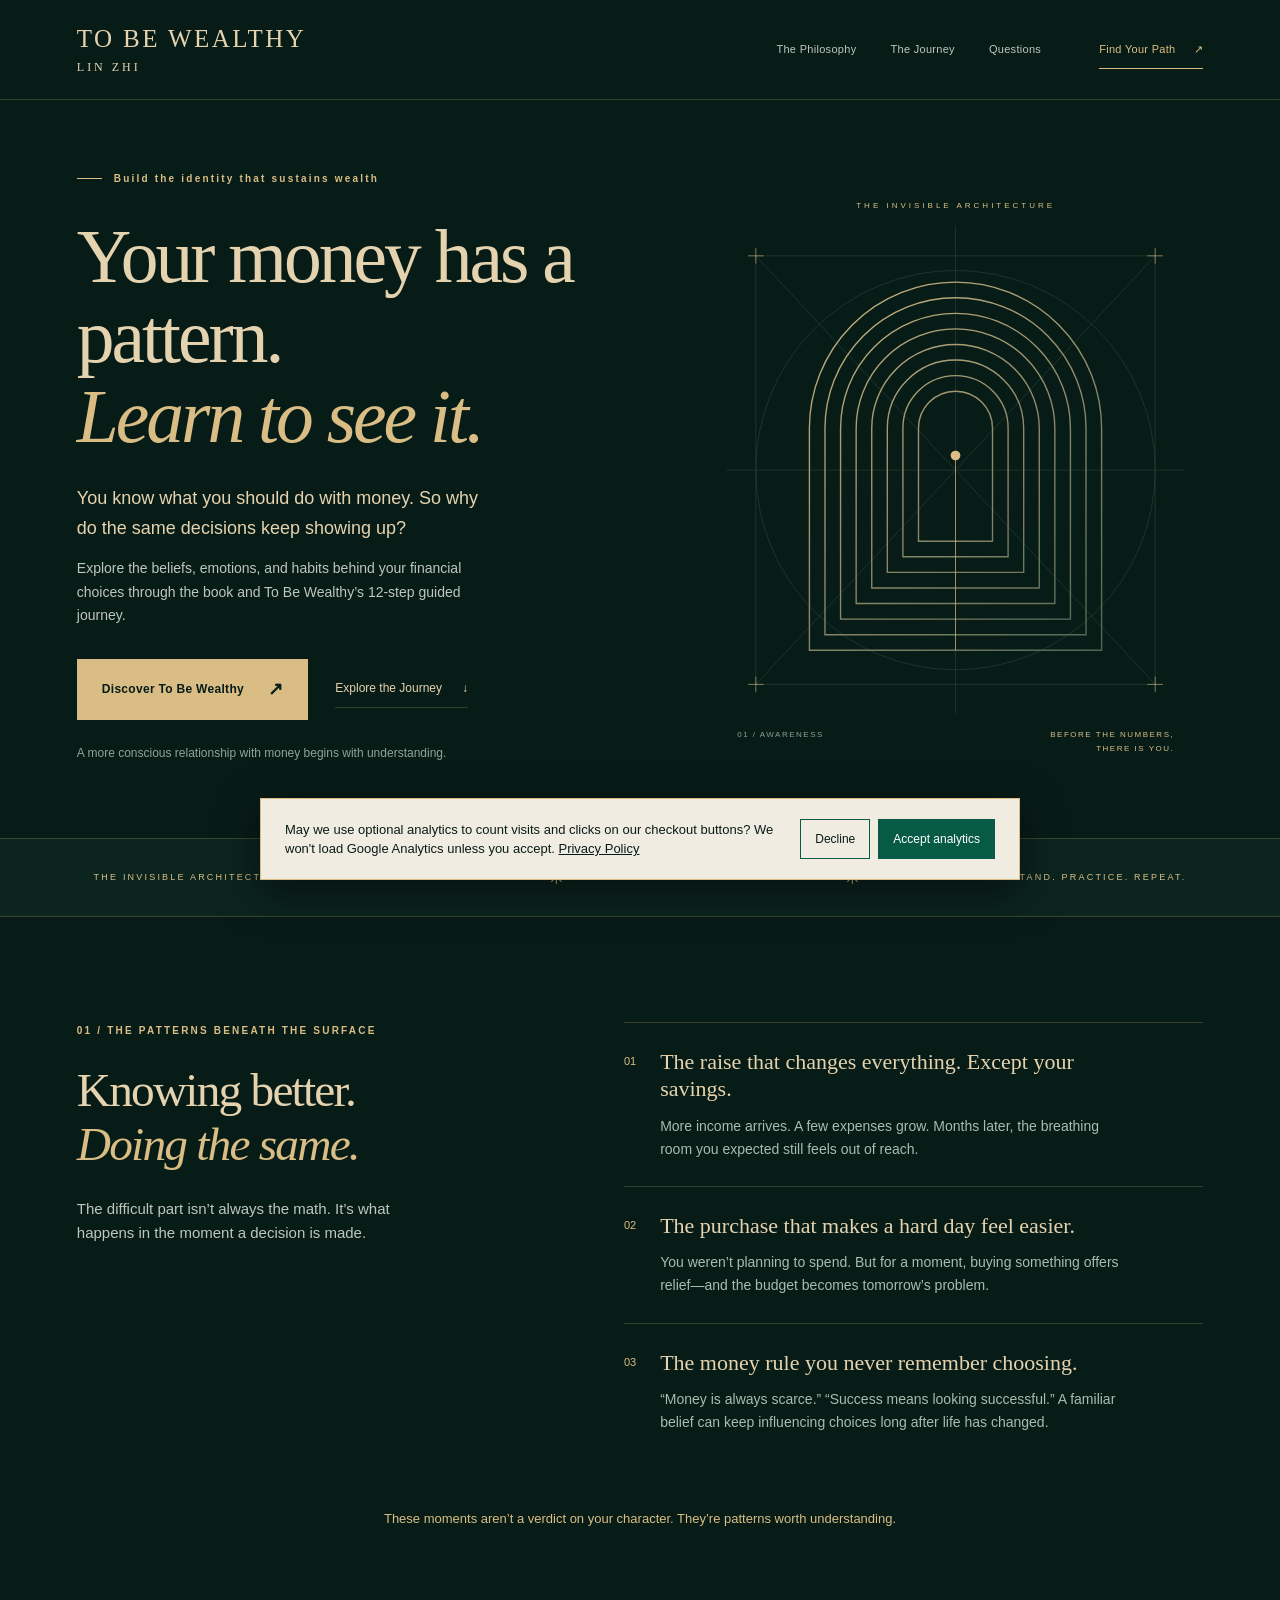
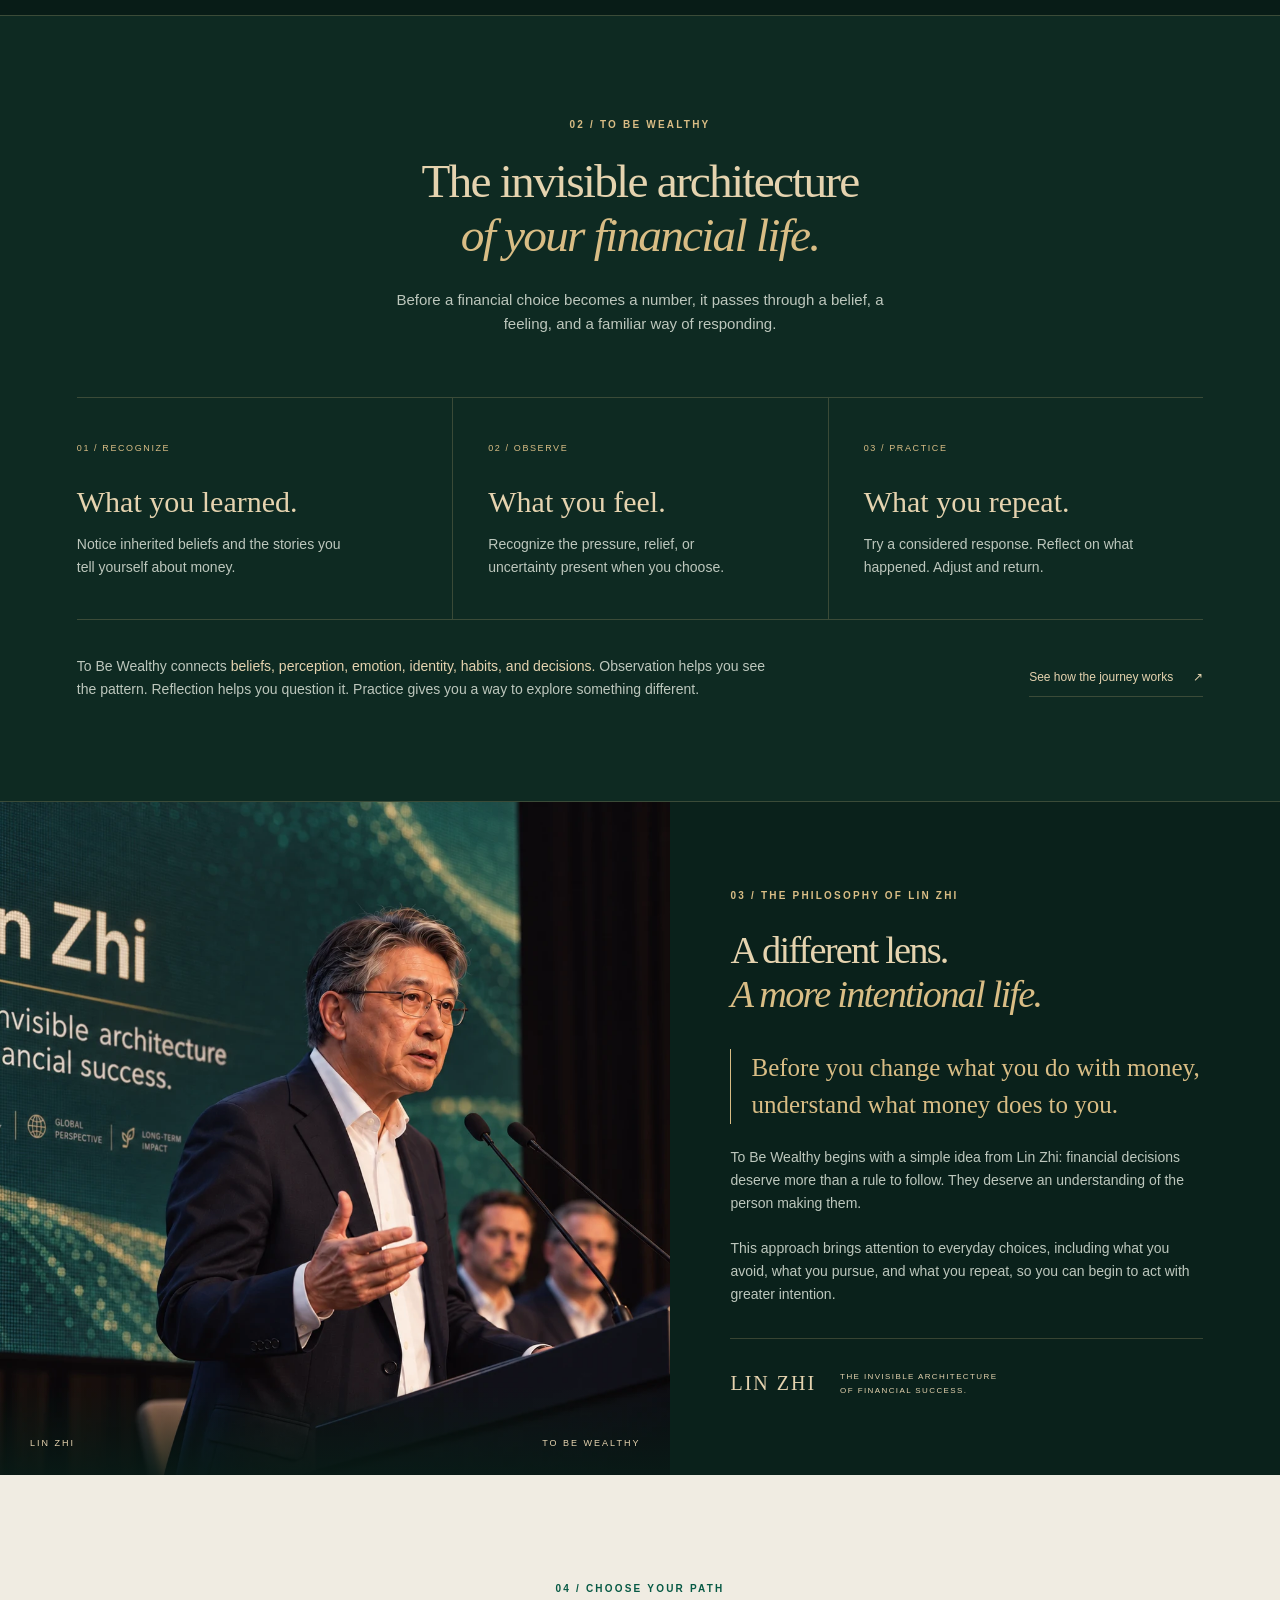
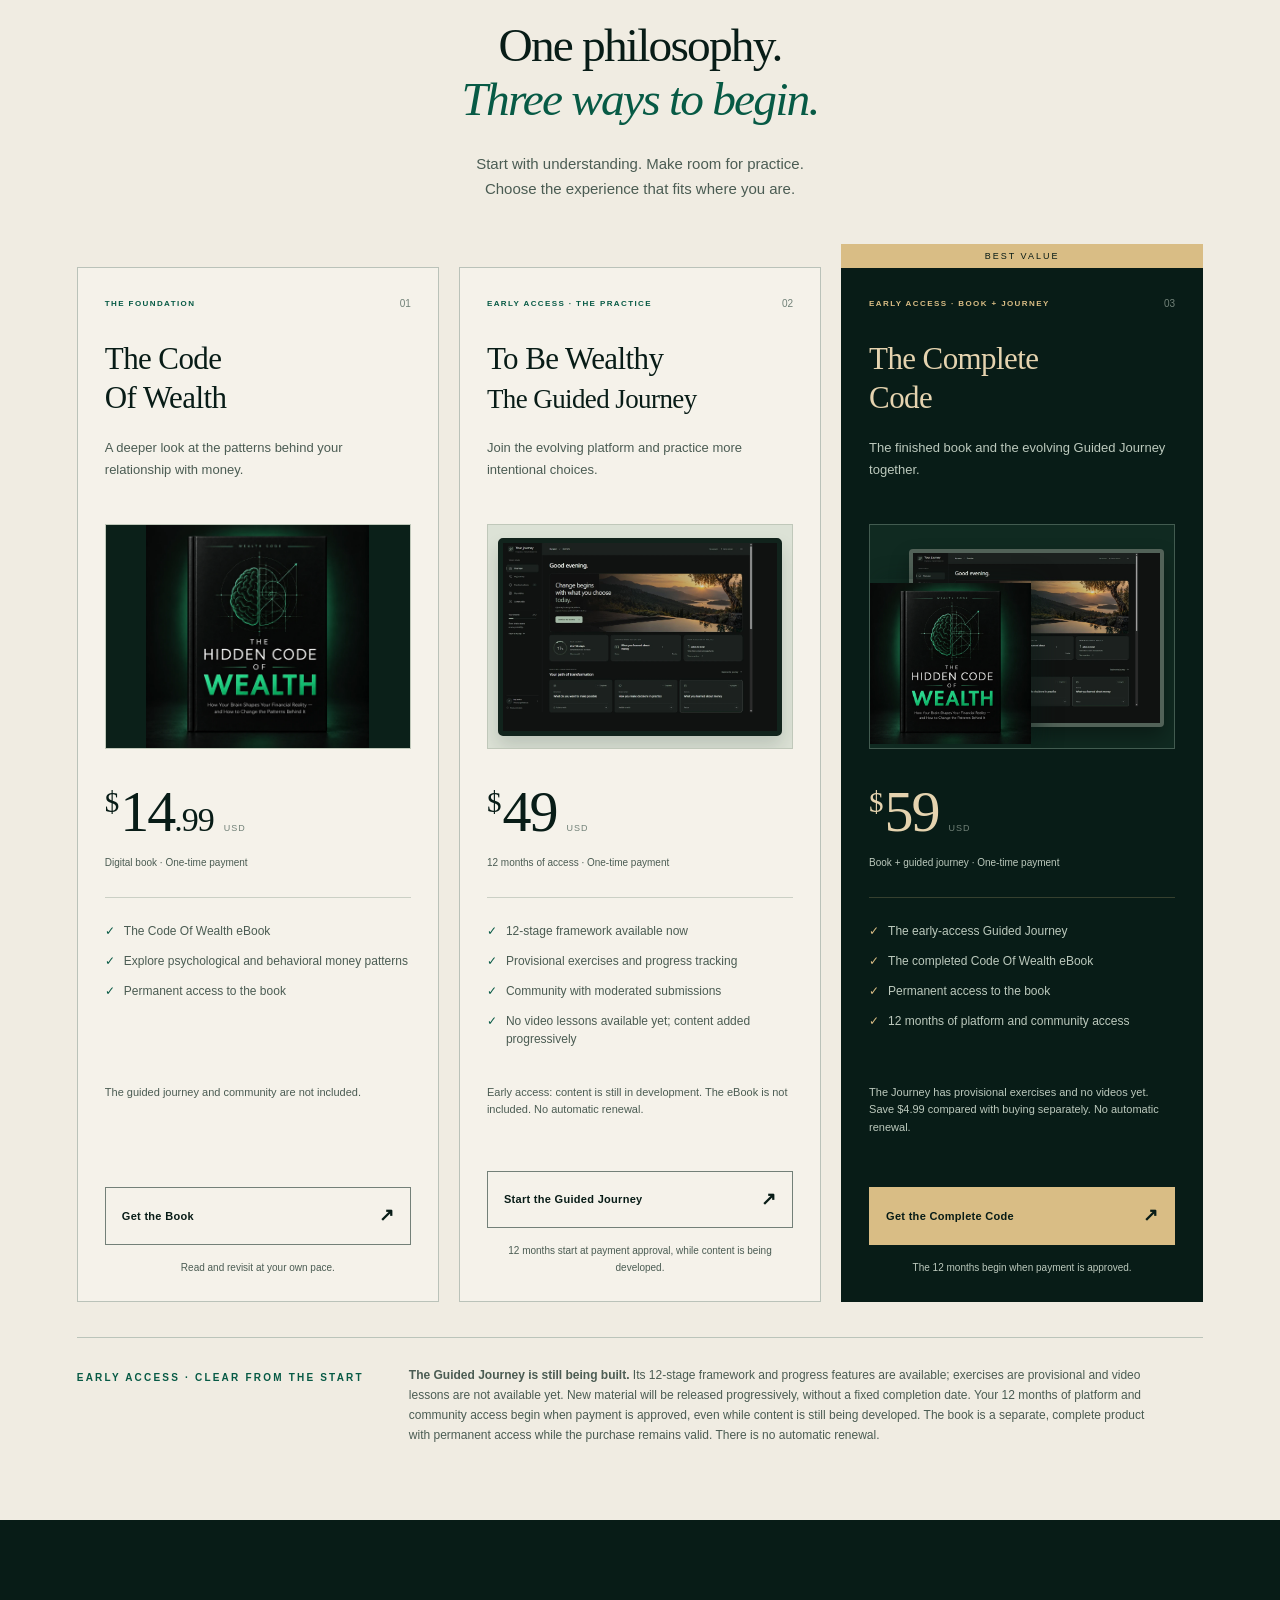
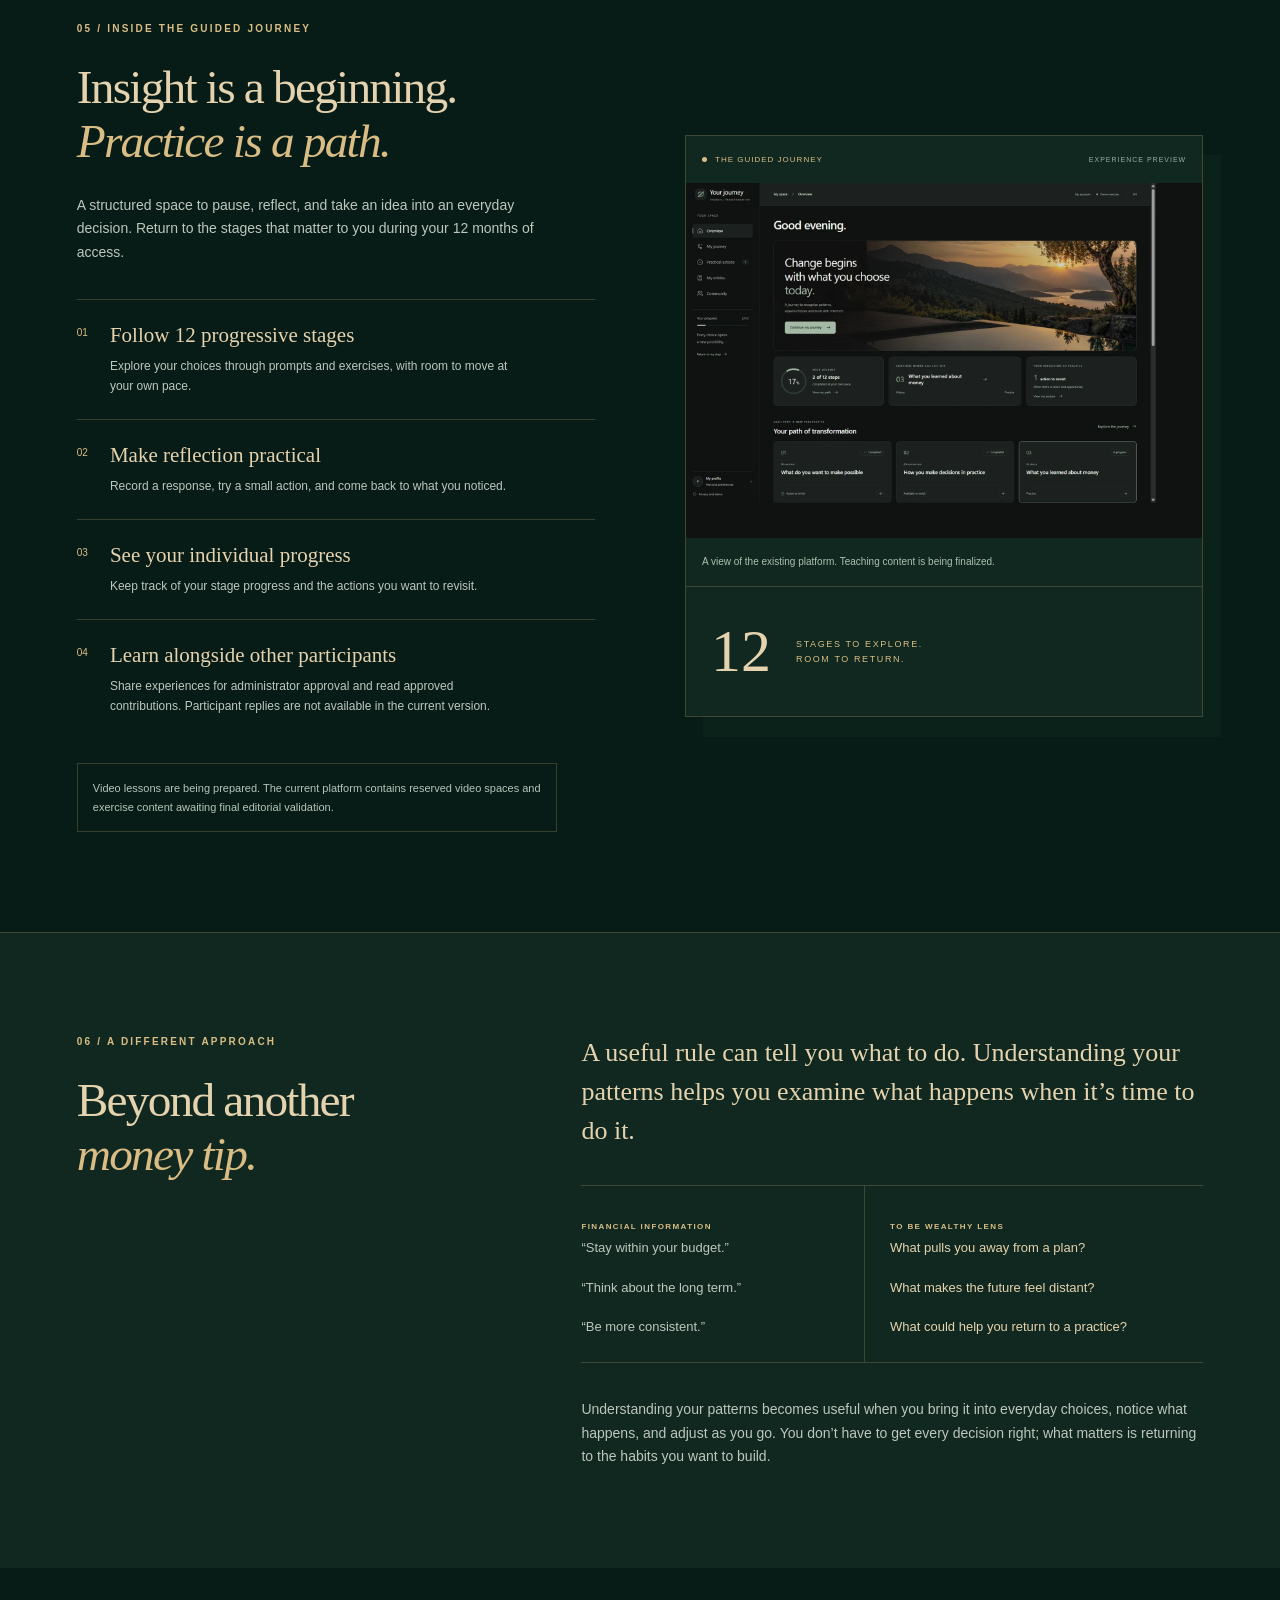
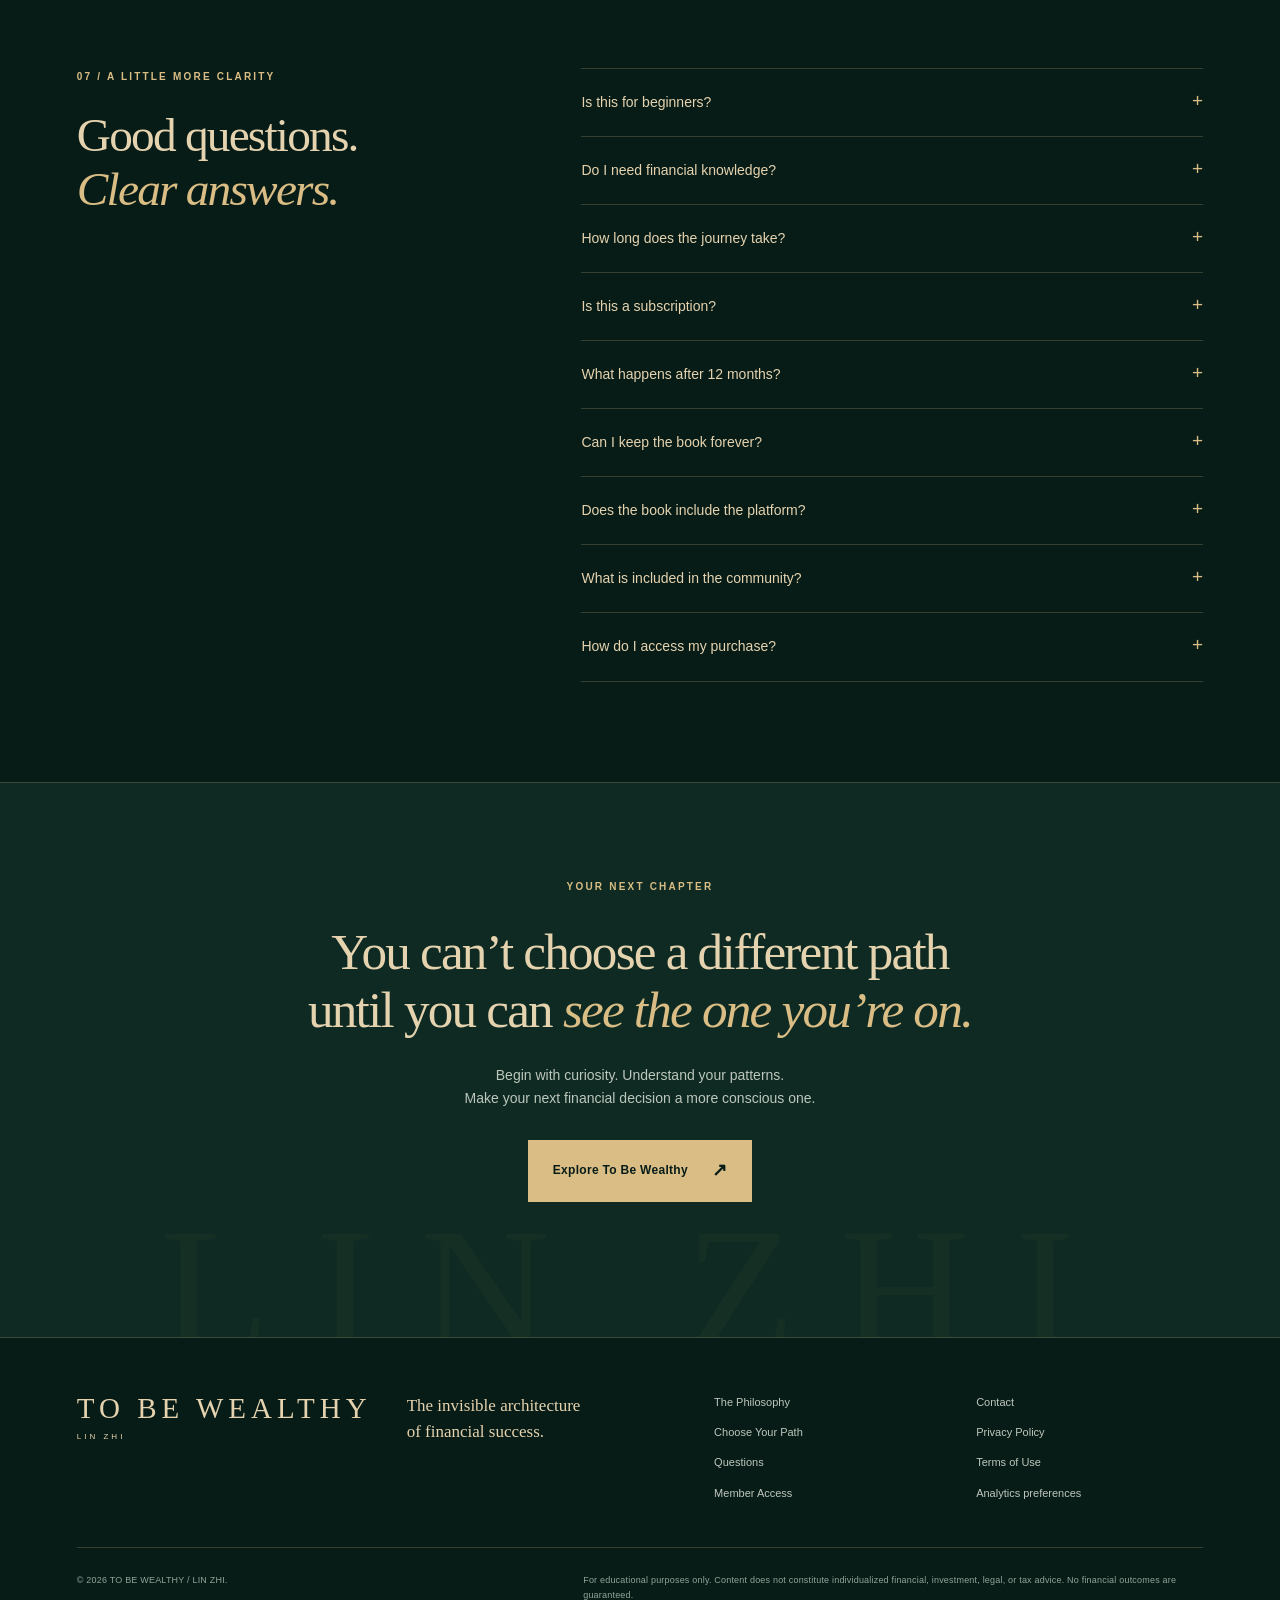
<file: index.html>
<!doctype html>
<html lang="en-US">
<head>
  <meta charset="UTF-8">
  <meta name="viewport" content="width=device-width, initial-scale=1">
  <meta name="theme-color" content="#081C17">
  <title>TO BE WEALTHY | Build the identity that sustains wealth</title>
  <meta name="description" content="Build the identity that sustains wealth. Explore the book and To Be Wealthy’s 12-step guided journey by Lin Zhi.">
  <meta property="og:type" content="website">
  <meta property="og:title" content="TO BE WEALTHY — Build the identity that sustains wealth">
  <meta property="og:description" content="Build the identity that sustains wealth. Explore the book and To Be Wealthy’s 12-step guided journey.">
  <meta property="og:image" content="https://lin-zhi-wealth-code.carolinecrc.chatgpt.site/assets/lin-zhi-stage.webp">
  <meta property="og:image:alt" content="Lin Zhi speaking on a financial stage">
  <meta property="og:locale" content="en_US">
  <meta name="twitter:card" content="summary_large_image">
  <meta name="twitter:title" content="TO BE WEALTHY — Build the identity that sustains wealth">
  <meta name="twitter:description" content="Understand the patterns behind your financial decisions. Choose a more intentional path.">
  <meta name="twitter:image" content="https://lin-zhi-wealth-code.carolinecrc.chatgpt.site/assets/lin-zhi-stage.webp">
  <link rel="icon" href="assets/wealth-mark.svg" type="image/svg+xml">
  <link rel="stylesheet" href="src/wealth.css">
  <script type="module" src="src/wealth.js?v=20261022-analytics"></script>
</head>
<body>
  <a class="skip-link" href="#main">Skip to content</a>
  <header class="site-header">
    <a class="wordmark header-wordmark" href="#" aria-label="To Be Wealthy by Lin Zhi home">TO BE WEALTHY<span>LIN ZHI</span></a>
    <button id="menu-toggle" class="menu-toggle" aria-controls="site-menu" aria-expanded="false">Menu <span aria-hidden="true">≡</span></button>
    <nav id="site-menu" aria-label="Main navigation">
      <a href="#philosophy">The Philosophy</a><a href="#journey">The Journey</a><a href="#faq">Questions</a><a class="nav-cta" href="#offers">Find Your Path <span aria-hidden="true">↗</span></a>
    </nav>
  </header>
  <main id="main">
    <section class="hero section-wrap" aria-labelledby="hero-title">
      <div class="hero-copy">
        <p class="eyebrow"><span class="short-rule"></span> Build the identity that sustains wealth</p>
        <h1 id="hero-title">Your money has a pattern.<br><em>Learn to see it.</em></h1>
        <p class="hero-description">You know what you should do with money. So why do the same decisions keep showing up?</p>
        <p class="hero-support">Explore the beliefs, emotions, and habits behind your financial choices through the book and To Be Wealthy’s 12-step guided journey.</p>
        <div class="hero-actions"><a class="button gold" href="#offers">Discover To Be Wealthy <span aria-hidden="true">↗</span></a><a class="text-link" href="#journey">Explore the Journey <span aria-hidden="true">↓</span></a></div>
        <p class="small hero-note">A more conscious relationship with money begins with understanding.</p>
      </div>
      <div class="hero-art" aria-hidden="true">
        <span class="art-label">THE INVISIBLE ARCHITECTURE</span>
        <svg class="architecture" viewBox="0 0 500 530" fill="none">
          <defs><linearGradient id="ink" x1="80" y1="30" x2="450" y2="490" gradientUnits="userSpaceOnUse"><stop stop-color="#D9BD85"/><stop offset="1" stop-color="#425B50"/></linearGradient></defs>
          <g stroke="#425B50" stroke-width=".6" opacity=".65"><path d="M45 45H455V485H45Z M15 265H485 M250 15V515 M45 45L455 485 M455 45L45 485"/><circle cx="250" cy="265" r="205"/></g>
          <g stroke="url(#ink)" stroke-width="1.4"><path d="M100 450V222a150 150 0 0 1 300 0v228H100Z"/><path d="M116 434V222a134 134 0 0 1 268 0v212H116Z"/><path d="M132 418V222a118 118 0 0 1 236 0v196H132Z"/><path d="M148 402V222a102 102 0 0 1 204 0v180H148Z"/><path d="M164 386V222a86 86 0 0 1 172 0v164H164Z"/><path d="M180 370V222a70 70 0 0 1 140 0v148H180Z"/><path d="M196 354V222a54 54 0 0 1 108 0v132H196Z"/><path d="M212 338V222a38 38 0 0 1 76 0v116H212Z"/></g>
          <path d="M250 250V450" stroke="#D9BD85" stroke-width=".7"/><circle cx="250" cy="250" r="5" fill="#D9BD85"/>
          <g stroke="#D9BD85" stroke-width=".6"><path d="M37 45h16m-8-8v16m402-8h16m-8-8v16M37 485h16m-8-8v16m402-8h16m-8-8v16"/></g>
        </svg>
        <div class="art-caption"><span>01 / AWARENESS</span><span>BEFORE THE NUMBERS,<br>THERE IS YOU.</span></div>
      </div>
    </section>
    <div class="brand-strip"><span>THE INVISIBLE ARCHITECTURE OF FINANCIAL SUCCESS</span><span class="strip-star" aria-hidden="true">✳</span><span>BY LIN ZHI</span><span class="strip-star" aria-hidden="true">✳</span><span>UNDERSTAND. PRACTICE. REPEAT.</span></div>

    <section id="patterns" class="section-wrap problem" aria-labelledby="problem-title">
      <div class="section-intro"><p class="eyebrow">01 / THE PATTERNS BENEATH THE SURFACE</p><h2 id="problem-title">Knowing better.<br><em>Doing the same.</em></h2><p>The difficult part isn’t always the math. It’s what happens in the moment a decision is made.</p></div>
      <div class="pattern-list">
        <article><span class="index">01</span><div><h3>The raise that changes everything. Except your savings.</h3><p>More income arrives. A few expenses grow. Months later, the breathing room you expected still feels out of reach.</p></div></article>
        <article><span class="index">02</span><div><h3>The purchase that makes a hard day feel easier.</h3><p>You weren’t planning to spend. But for a moment, buying something offers relief—and the budget becomes tomorrow’s problem.</p></div></article>
        <article><span class="index">03</span><div><h3>The money rule you never remember choosing.</h3><p>“Money is always scarce.” “Success means looking successful.” A familiar belief can keep influencing choices long after life has changed.</p></div></article>
      </div>
      <p class="section-footnote">These moments aren’t a verdict on your character. They’re patterns worth understanding.</p>
    </section>

    <section id="philosophy" class="architecture-section section-wrap" aria-labelledby="architecture-title">
      <div class="section-heading"><p class="eyebrow">02 / TO BE WEALTHY</p><h2 id="architecture-title">The invisible architecture<br><em>of your financial life.</em></h2><p>Before a financial choice becomes a number, it passes through a belief, a feeling, and a familiar way of responding.</p></div>
      <div class="code-chain"><article><span>01 / RECOGNIZE</span><h3>What you learned.</h3><p>Notice inherited beliefs and the stories you tell yourself about money.</p></article><article><span>02 / OBSERVE</span><h3>What you feel.</h3><p>Recognize the pressure, relief, or uncertainty present when you choose.</p></article><article><span>03 / PRACTICE</span><h3>What you repeat.</h3><p>Try a considered response. Reflect on what happened. Adjust and return.</p></article></div>
      <div class="architecture-bottom"><p>To Be Wealthy connects <strong>beliefs, perception, emotion, identity, habits, and decisions.</strong> Observation helps you see the pattern. Reflection helps you question it. Practice gives you a way to explore something different.</p><a class="text-link" href="#journey">See how the journey works <span aria-hidden="true">↗</span></a></div>
    </section>

    <section id="lin-zhi" class="lin-section" aria-labelledby="lin-title">
      <div class="lin-photo"><img src="assets/lin-zhi-stage.webp" width="1450" height="1085" alt="Lin Zhi speaking at a podium, with The Invisible Architecture of Financial Success displayed behind him." loading="lazy"><div class="photo-caption"><span>LIN ZHI</span><span>TO BE WEALTHY</span></div></div>
      <div class="lin-copy"><p class="eyebrow">03 / THE PHILOSOPHY OF LIN ZHI</p><h2 id="lin-title">A different lens.<br><em>A more intentional life.</em></h2><p class="editorial-statement">Before you change what you do with money, understand what money does to you.</p><p>To Be Wealthy begins with a simple idea from Lin Zhi: financial decisions deserve more than a rule to follow. They deserve an understanding of the person making them.</p><p>This approach brings attention to everyday choices, including what you avoid, what you pursue, and what you repeat, so you can begin to act with greater intention.</p><div class="lin-signature">LIN ZHI <span>THE INVISIBLE ARCHITECTURE<br>OF FINANCIAL SUCCESS.</span></div></div>
    </section>

    <section id="offers" class="offers-section section-wrap" aria-labelledby="offers-title">
      <div class="section-heading"><p class="eyebrow">04 / CHOOSE YOUR PATH</p><h2 id="offers-title">One philosophy.<br><em>Three ways to begin.</em></h2><p>Start with understanding. Make room for practice.<br>Choose the experience that fits where you are.</p></div>
      <div class="offer-grid">
        <article class="offer-card" data-offer-card="book"><div class="offer-top"><span class="eyebrow">THE FOUNDATION</span><span class="offer-number">01</span></div><h3>The Code<br>Of Wealth</h3><p class="offer-description">A deeper look at the patterns behind your relationship with money.</p><div class="product-visual book-visual"><img src="assets/wealth-book.webp" width="1000" height="1000" alt="The Code Of Wealth digital book cover" loading="lazy"></div><p class="price"><span class="currency">$</span>14<span class="cents">.99</span><span class="usd">USD</span></p><p class="payment-note">Digital book · One-time payment</p><ul><li>The Code Of Wealth eBook</li><li>Explore psychological and behavioral money patterns</li><li>Permanent access to the book</li></ul><p class="exclusion">The guided journey and community are not included.</p><button class="button outline" data-offer="book">Get the Book <span aria-hidden="true">↗</span></button><p class="access-note">Read and revisit at your own pace.</p></article>
        <article class="offer-card" data-offer-card="journey"><div class="offer-top"><span class="eyebrow">EARLY ACCESS · THE PRACTICE</span><span class="offer-number">02</span></div><h3>To Be Wealthy<br><span class="offer-subtitle">The Guided Journey</span></h3><p class="offer-description">Join the evolving platform and practice more intentional choices.</p><div class="product-visual platform-visual"><div class="product-screen"><img src="assets/preview-dashboard-en.webp" width="1400" height="950" alt="The Guided Journey platform in English" loading="lazy"></div></div><p class="price"><span class="currency">$</span>49<span class="usd">USD</span></p><p class="payment-note">12 months of access · One-time payment</p><ul><li>12-stage framework available now</li><li>Provisional exercises and progress tracking</li><li>Community with moderated submissions</li><li>No video lessons available yet; content added progressively</li></ul><p class="exclusion">Early access: content is still in development. The eBook is not included. No automatic renewal.</p><button class="button outline" data-offer="journey">Start the Guided Journey <span aria-hidden="true">↗</span></button><p class="access-note">12 months start at payment approval, while content is being developed.</p></article>
        <article class="offer-card best-value" data-offer-card="complete"><div class="value-badge">BEST VALUE</div><div class="offer-top"><span class="eyebrow">EARLY ACCESS · BOOK + JOURNEY</span><span class="offer-number">03</span></div><h3>The Complete<br>Code</h3><p class="offer-description">The finished book and the evolving Guided Journey together.</p><div class="product-visual bundle-visual"><div class="bundle-screen"><img src="assets/preview-dashboard-en.webp" width="1400" height="950" alt="The Complete Code includes the platform in English" loading="lazy"></div><img class="bundle-book" src="assets/wealth-book.webp" width="1000" height="1000" alt="and The Code Of Wealth digital book" loading="lazy"></div><p class="price"><span class="currency">$</span>59<span class="usd">USD</span></p><p class="payment-note">Book + guided journey · One-time payment</p><ul><li>The early-access Guided Journey</li><li>The completed Code Of Wealth eBook</li><li>Permanent access to the book</li><li>12 months of platform and community access</li></ul><p class="exclusion">The Journey has provisional exercises and no videos yet. Save $4.99 compared with buying separately. No automatic renewal.</p><button class="button gold" data-offer="complete">Get the Complete Code <span aria-hidden="true">↗</span></button><p class="access-note">The 12 months begin when payment is approved.</p></article>
      </div>
      <p id="checkout-availability" class="availability" role="status">Guided Journey and bundle checkouts are temporarily unavailable while purchase delivery is being verified.</p>
      <div class="offer-clarity"><span class="eyebrow">EARLY ACCESS · CLEAR FROM THE START</span><p><strong>The Guided Journey is still being built.</strong> Its 12-stage framework and progress features are available; exercises are provisional and video lessons are not available yet. New material will be released progressively, without a fixed completion date. Your 12 months of platform and community access begin when payment is approved, even while content is still being developed. The book is a separate, complete product with permanent access while the purchase remains valid. There is no automatic renewal.</p></div>
    </section>

    <section id="journey" class="journey-section section-wrap" aria-labelledby="journey-title">
      <div class="journey-copy"><p class="eyebrow">05 / INSIDE THE GUIDED JOURNEY</p><h2 id="journey-title">Insight is a beginning.<br><em>Practice is a path.</em></h2><p>A structured space to pause, reflect, and take an idea into an everyday decision. Return to the stages that matter to you during your 12 months of access.</p><ol class="experience-list"><li><span>01</span><div><h3>Follow 12 progressive stages</h3><p>Explore your choices through prompts and exercises, with room to move at your own pace.</p></div></li><li><span>02</span><div><h3>Make reflection practical</h3><p>Record a response, try a small action, and come back to what you noticed.</p></div></li><li><span>03</span><div><h3>See your individual progress</h3><p>Keep track of your stage progress and the actions you want to revisit.</p></div></li><li><span>04</span><div><h3>Learn alongside other participants</h3><p>Share experiences for administrator approval and read approved contributions. Participant replies are not available in the current version.</p></div></li></ol><p class="release-note">Video lessons are being prepared. The current platform contains reserved video spaces and exercise content awaiting final editorial validation.</p></div>
      <figure class="journey-preview"><div class="preview-top"><span class="preview-dot"></span> THE GUIDED JOURNEY <span>EXPERIENCE PREVIEW</span></div><img src="assets/preview-dashboard-en.webp" width="1400" height="950" loading="lazy" alt="Existing To Be Wealthy dashboard showing the journey, stage progress, personal reflections, and practical actions."><figcaption>A view of the existing platform. Teaching content is being finalized.</figcaption><div class="preview-bottom"><span class="serif">12</span><span>STAGES TO EXPLORE.<br>ROOM TO RETURN.</span></div></figure>
    </section>

    <section class="difference-section section-wrap" aria-labelledby="difference-title"><div><p class="eyebrow">06 / A DIFFERENT APPROACH</p><h2 id="difference-title">Beyond another<br><em>money tip.</em></h2></div><div class="difference-copy"><p class="large-copy">A useful rule can tell you what to do. Understanding your patterns helps you examine what happens when it’s time to do it.</p><div class="comparison"><div><span class="eyebrow">FINANCIAL INFORMATION</span><p>“Stay within your budget.”</p><p>“Think about the long term.”</p><p>“Be more consistent.”</p></div><div><span class="eyebrow">TO BE WEALTHY LENS</span><p>What pulls you away from a plan?</p><p>What makes the future feel distant?</p><p>What could help you return to a practice?</p></div></div><p>Understanding your patterns becomes useful when you bring it into everyday choices, notice what happens, and adjust as you go. You don’t have to get every decision right; what matters is returning to the habits you want to build.</p></div></section>

    <section id="faq" class="faq-section section-wrap" aria-labelledby="faq-title"><div><p class="eyebrow">07 / A LITTLE MORE CLARITY</p><h2 id="faq-title">Good questions.<br><em>Clear answers.</em></h2></div><div class="faq-list">
      <details><summary>Is this for beginners?<span aria-hidden="true">+</span></summary><p>Yes. The book and journey start with everyday money decisions. You can begin by noticing a pattern, even if you have never explored financial psychology before.</p></details>
      <details><summary>Do I need financial knowledge?<span aria-hidden="true">+</span></summary><p>No prior financial knowledge is required. This is an educational exploration of behavior and self-awareness, rather than a course in investment selection or financial calculations.</p></details>
      <details><summary>How long does the journey take?<span aria-hidden="true">+</span></summary><p>The 12-stage framework is available now, but the learning content is still being built. Exercises are provisional, and video lessons are not available yet. Material will be added progressively without a fixed completion date. Your 12-month access starts when payment is approved.</p></details>
      <details><summary>Is this a subscription?<span aria-hidden="true">+</span></summary><p>No. Each option is a one-time purchase. Journey and Complete Code purchases include 12 months of platform and community access, with no automatic renewal.</p></details>
      <details><summary>What happens after 12 months?<span aria-hidden="true">+</span></summary><p>Platform and community access ends when the access period expires. No renewal or continued platform access is promised. If you purchased the book, permanent book access is separate from the platform access period.</p></details>
      <details><summary>Can I keep the book forever?<span aria-hidden="true">+</span></summary><p>The Book and Complete Code options include permanent access to the digital book. A refunded or charged-back purchase does not retain access. The standalone Guided Journey does not include the book.</p></details>
      <details><summary>Does the book include the platform?<span aria-hidden="true">+</span></summary><p>No. The $14.99 book purchase includes only the eBook. Choose the $49 Guided Journey for the platform, or the $59 Complete Code for both the book and the journey.</p></details>
      <details><summary>What is included in the community?<span aria-hidden="true">+</span></summary><p>You can submit your experiences for administrator approval and read approved participant contributions. Publications are moderated. Participant replies, direct messages, and comments are not available in the current version.</p></details>
      <details><summary>How do I access my purchase?<span aria-hidden="true">+</span></summary><p>The eBook is delivered through your Hotmart purchase library after payment approval; the book alone does not include a TO BE WEALTHY platform account. Guided Journey and bundle buyers receive platform access instructions at the email used at checkout after payment approval. A pending payment does not unlock content.</p></details>
    </div></section>

    <section class="final-section section-wrap" aria-labelledby="final-title"><p class="eyebrow">YOUR NEXT CHAPTER</p><h2 id="final-title">You can’t choose a different path <br>until you can <em>see the one you’re on.</em></h2><p>Begin with curiosity. Understand your patterns.<br>Make your next financial decision a more conscious one.</p><a class="button gold" href="#offers">Explore To Be Wealthy <span aria-hidden="true">↗</span></a><span class="final-wordmark" aria-hidden="true">LIN ZHI</span></section>
  </main>
  <footer class="section-wrap"><div class="footer-top"><a class="wordmark" href="#">TO BE WEALTHY<span>LIN ZHI</span></a><p>The invisible architecture<br>of financial success.</p><nav aria-label="Footer navigation"><a href="#philosophy">The Philosophy</a><a href="#offers">Choose Your Path</a><a href="#faq">Questions</a><a id="member-link" aria-disabled="true">Member Access</a></nav><nav aria-label="Legal and contact"><a id="contact-link" aria-disabled="true">Contact</a><a id="privacy-link" aria-disabled="true">Privacy Policy</a><a id="terms-link" aria-disabled="true">Terms of Use</a><button id="analytics-preferences" class="footer-preferences" type="button">Analytics preferences</button><span id="contact-status" class="small">Contact and legal details<br>will be available before sales open.</span></nav></div><div class="footer-bottom"><p>© <span id="year">2026</span> TO BE WEALTHY / LIN ZHI.</p><p>For educational purposes only. Content does not constitute individualized financial, investment, legal, or tax advice. No financial outcomes are guaranteed.</p></div></footer>
  <aside id="analytics-banner" class="analytics-banner" aria-label="Analytics choice" hidden>
    <p>May we use optional analytics to count visits and clicks on our checkout buttons? We won't load Google Analytics unless you accept. <a href="/privacy.html">Privacy Policy</a></p>
    <div><button id="analytics-decline" type="button">Decline</button><button id="analytics-accept" type="button">Accept analytics</button></div>
  </aside>
</body>
</html>
</file>
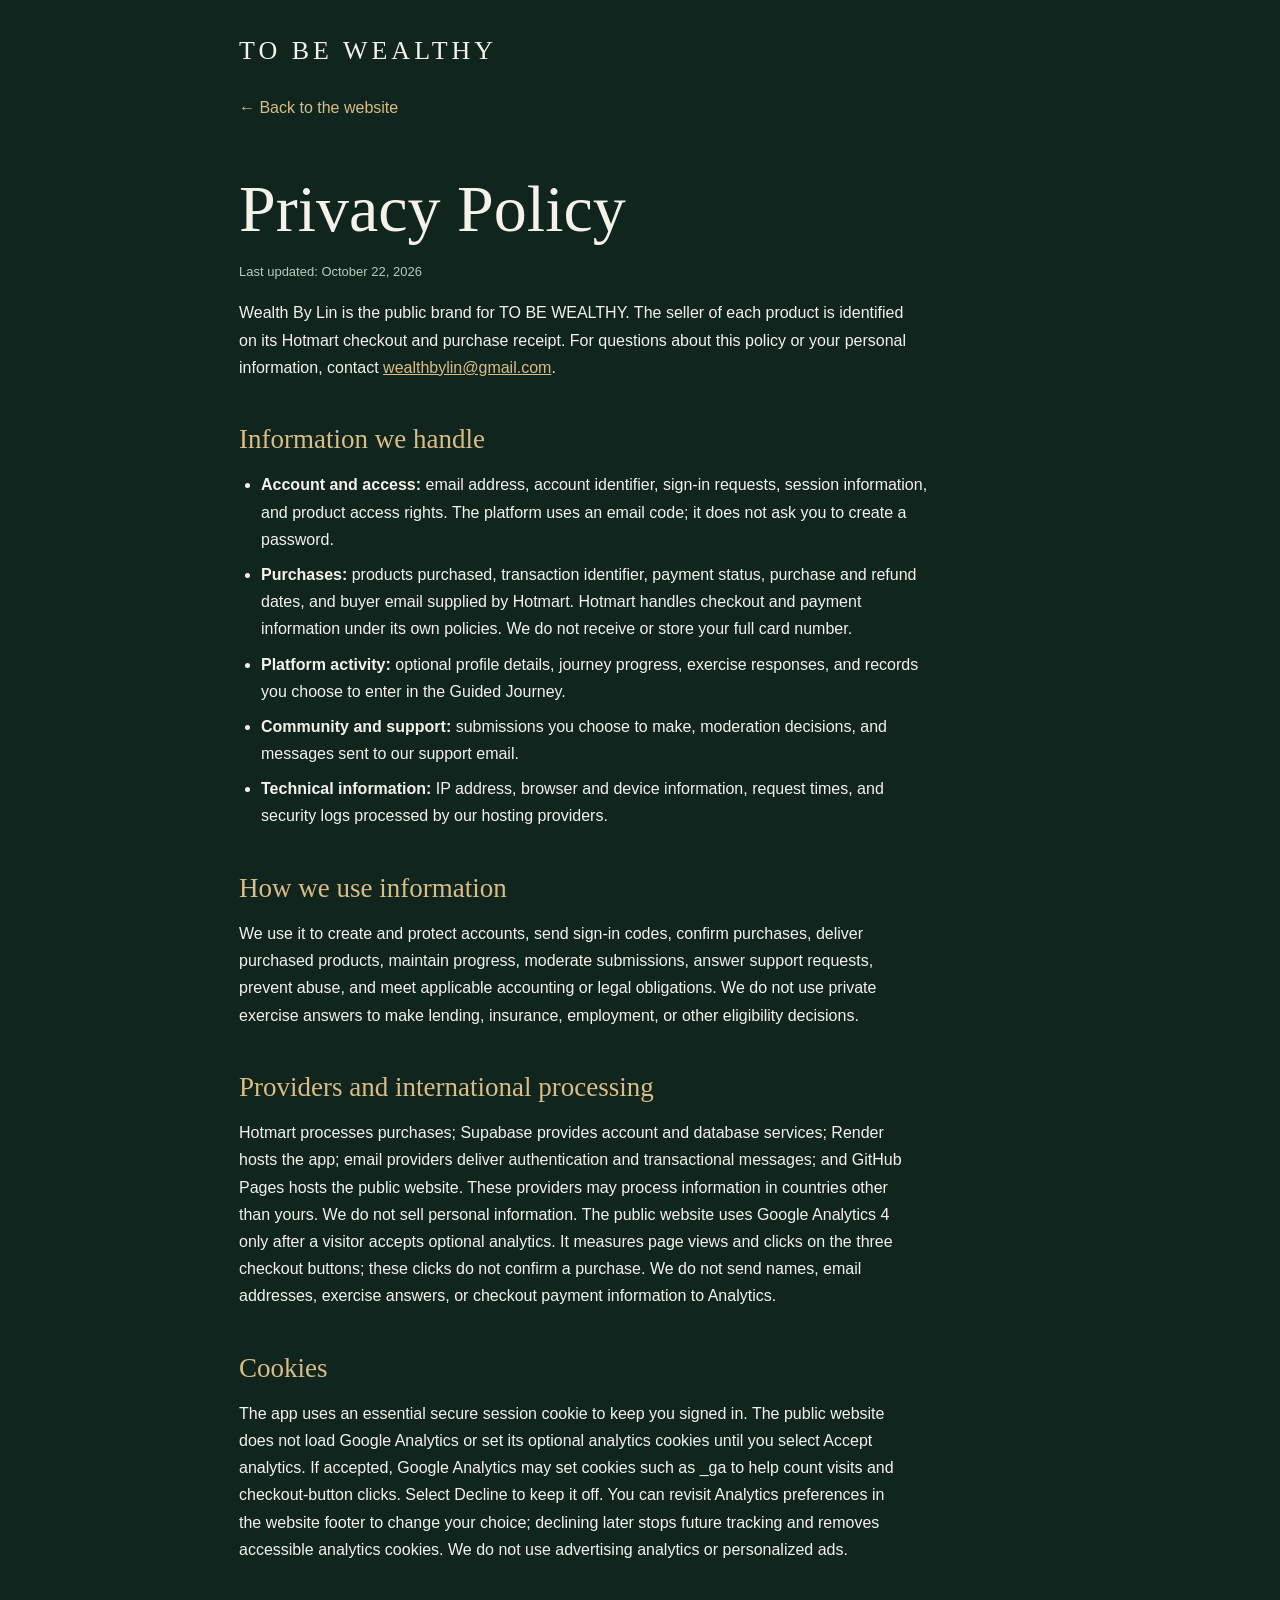
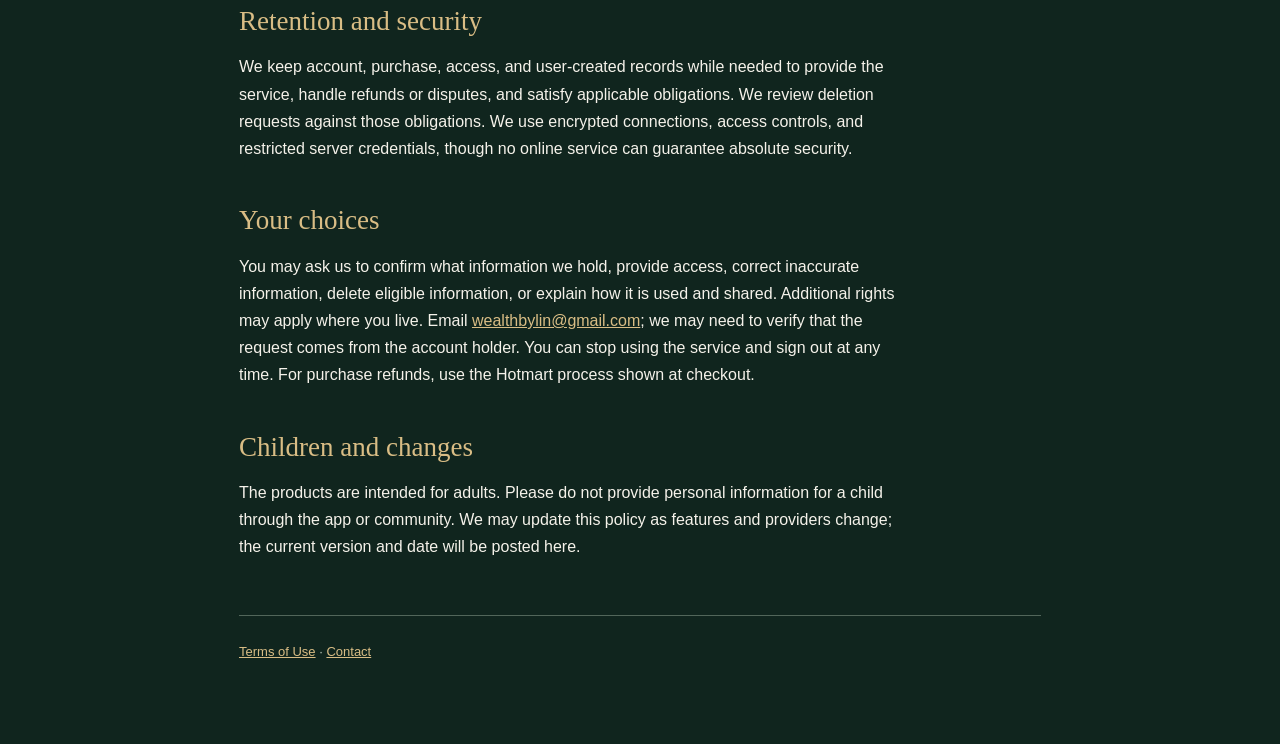
<file: privacy.html>
<!doctype html><html lang="en"><head><meta charset="utf-8"><meta name="viewport" content="width=device-width,initial-scale=1"><title>Privacy Policy | TO BE WEALTHY</title><meta name="description" content="How TO BE WEALTHY handles account, purchase, and platform information."><link rel="stylesheet" href="/legal.css"><link rel="canonical" href="https://tobewealthy.site/privacy.html"></head><body><div class="wrap"><header><a class="brand" href="/">TO BE WEALTHY</a><a class="back" href="/">← Back to the website</a></header><main><h1>Privacy Policy</h1><p class="date">Last updated: October 22, 2026</p><p>Wealth By Lin is the public brand for TO BE WEALTHY. The seller of each product is identified on its Hotmart checkout and purchase receipt. For questions about this policy or your personal information, contact <a href="mailto:wealthbylin@gmail.com">wealthbylin@gmail.com</a>.</p><h2>Information we handle</h2><ul><li><strong>Account and access:</strong> email address, account identifier, sign-in requests, session information, and product access rights. The platform uses an email code; it does not ask you to create a password.</li><li><strong>Purchases:</strong> products purchased, transaction identifier, payment status, purchase and refund dates, and buyer email supplied by Hotmart. Hotmart handles checkout and payment information under its own policies. We do not receive or store your full card number.</li><li><strong>Platform activity:</strong> optional profile details, journey progress, exercise responses, and records you choose to enter in the Guided Journey.</li><li><strong>Community and support:</strong> submissions you choose to make, moderation decisions, and messages sent to our support email.</li><li><strong>Technical information:</strong> IP address, browser and device information, request times, and security logs processed by our hosting providers.</li></ul><h2>How we use information</h2><p>We use it to create and protect accounts, send sign-in codes, confirm purchases, deliver purchased products, maintain progress, moderate submissions, answer support requests, prevent abuse, and meet applicable accounting or legal obligations. We do not use private exercise answers to make lending, insurance, employment, or other eligibility decisions.</p><h2>Providers and international processing</h2><p>Hotmart processes purchases; Supabase provides account and database services; Render hosts the app; email providers deliver authentication and transactional messages; and GitHub Pages hosts the public website. These providers may process information in countries other than yours. We do not sell personal information. The public website uses Google Analytics 4 only after a visitor accepts optional analytics. It measures page views and clicks on the three checkout buttons; these clicks do not confirm a purchase. We do not send names, email addresses, exercise answers, or checkout payment information to Analytics.</p><h2>Cookies</h2><p>The app uses an essential secure session cookie to keep you signed in. The public website does not load Google Analytics or set its optional analytics cookies until you select Accept analytics. If accepted, Google Analytics may set cookies such as _ga to help count visits and checkout-button clicks. Select Decline to keep it off. You can revisit Analytics preferences in the website footer to change your choice; declining later stops future tracking and removes accessible analytics cookies. We do not use advertising analytics or personalized ads.</p><h2>Retention and security</h2><p>We keep account, purchase, access, and user-created records while needed to provide the service, handle refunds or disputes, and satisfy applicable obligations. We review deletion requests against those obligations. We use encrypted connections, access controls, and restricted server credentials, though no online service can guarantee absolute security.</p><h2>Your choices</h2><p>You may ask us to confirm what information we hold, provide access, correct inaccurate information, delete eligible information, or explain how it is used and shared. Additional rights may apply where you live. Email <a href="mailto:wealthbylin@gmail.com">wealthbylin@gmail.com</a>; we may need to verify that the request comes from the account holder. You can stop using the service and sign out at any time. For purchase refunds, use the Hotmart process shown at checkout.</p><h2>Children and changes</h2><p>The products are intended for adults. Please do not provide personal information for a child through the app or community. We may update this policy as features and providers change; the current version and date will be posted here.</p></main><footer><a href="/terms.html">Terms of Use</a> · <a href="mailto:wealthbylin@gmail.com">Contact</a></footer></div></body></html>
</file>
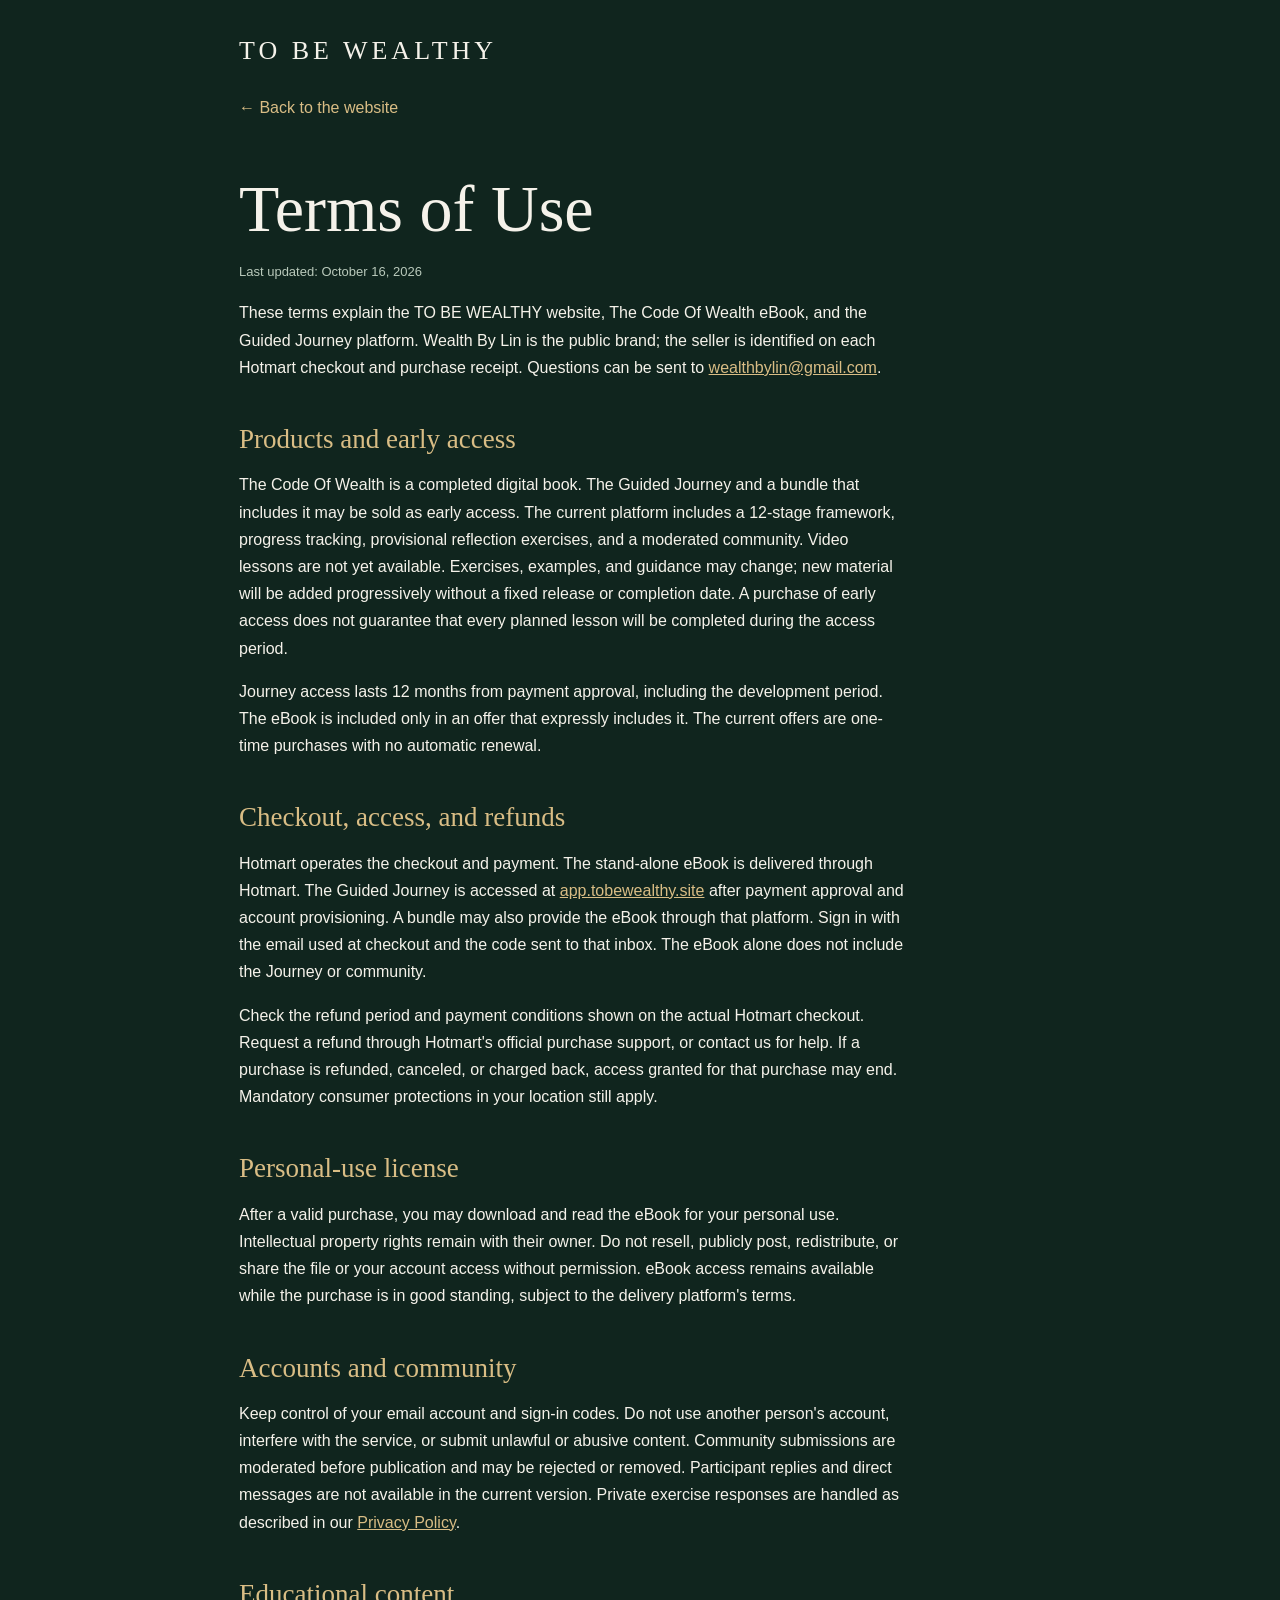
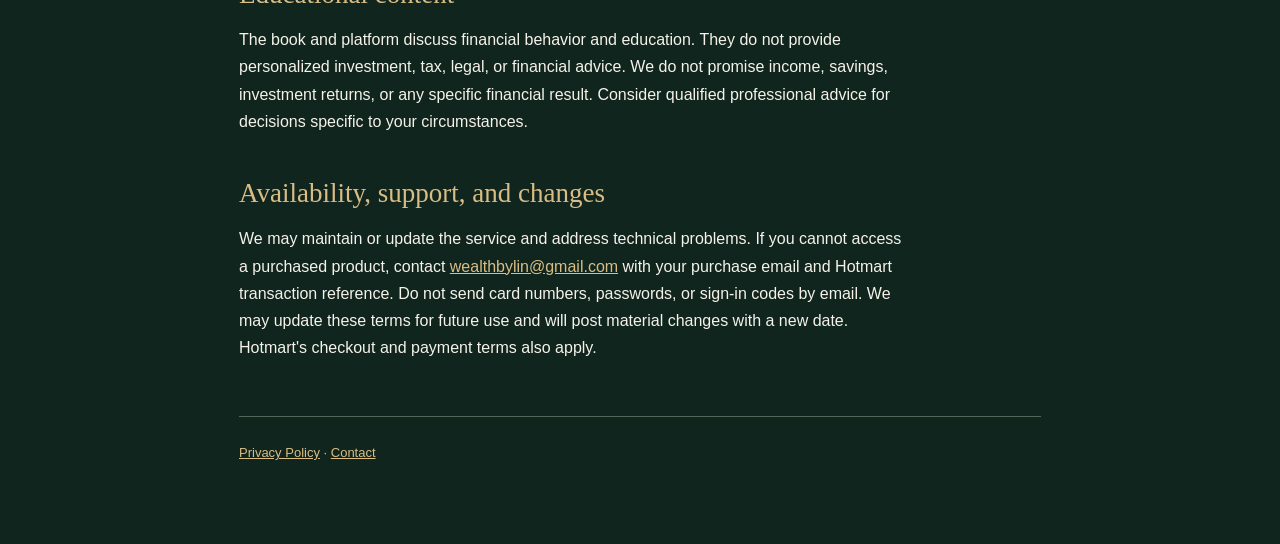
<file: terms.html>
<!doctype html><html lang="en"><head><meta charset="utf-8"><meta name="viewport" content="width=device-width,initial-scale=1"><title>Terms of Use | TO BE WEALTHY</title><meta name="description" content="Terms for The Code Of Wealth eBook and TO BE WEALTHY Guided Journey."><link rel="stylesheet" href="/legal.css"><link rel="canonical" href="https://tobewealthy.site/terms.html"></head><body><div class="wrap"><header><a class="brand" href="/">TO BE WEALTHY</a><a class="back" href="/">← Back to the website</a></header><main><h1>Terms of Use</h1><p class="date">Last updated: October 16, 2026</p><p>These terms explain the TO BE WEALTHY website, The Code Of Wealth eBook, and the Guided Journey platform. Wealth By Lin is the public brand; the seller is identified on each Hotmart checkout and purchase receipt. Questions can be sent to <a href="mailto:wealthbylin@gmail.com">wealthbylin@gmail.com</a>.</p><h2>Products and early access</h2><p>The Code Of Wealth is a completed digital book. The Guided Journey and a bundle that includes it may be sold as early access. The current platform includes a 12-stage framework, progress tracking, provisional reflection exercises, and a moderated community. Video lessons are not yet available. Exercises, examples, and guidance may change; new material will be added progressively without a fixed release or completion date. A purchase of early access does not guarantee that every planned lesson will be completed during the access period.</p><p>Journey access lasts 12 months from payment approval, including the development period. The eBook is included only in an offer that expressly includes it. The current offers are one-time purchases with no automatic renewal.</p><h2>Checkout, access, and refunds</h2><p>Hotmart operates the checkout and payment. The stand-alone eBook is delivered through Hotmart. The Guided Journey is accessed at <a href="https://app.tobewealthy.site/">app.tobewealthy.site</a> after payment approval and account provisioning. A bundle may also provide the eBook through that platform. Sign in with the email used at checkout and the code sent to that inbox. The eBook alone does not include the Journey or community.</p><p>Check the refund period and payment conditions shown on the actual Hotmart checkout. Request a refund through Hotmart's official purchase support, or contact us for help. If a purchase is refunded, canceled, or charged back, access granted for that purchase may end. Mandatory consumer protections in your location still apply.</p><h2>Personal-use license</h2><p>After a valid purchase, you may download and read the eBook for your personal use. Intellectual property rights remain with their owner. Do not resell, publicly post, redistribute, or share the file or your account access without permission. eBook access remains available while the purchase is in good standing, subject to the delivery platform's terms.</p><h2>Accounts and community</h2><p>Keep control of your email account and sign-in codes. Do not use another person's account, interfere with the service, or submit unlawful or abusive content. Community submissions are moderated before publication and may be rejected or removed. Participant replies and direct messages are not available in the current version. Private exercise responses are handled as described in our <a href="/privacy.html">Privacy Policy</a>.</p><h2>Educational content</h2><p>The book and platform discuss financial behavior and education. They do not provide personalized investment, tax, legal, or financial advice. We do not promise income, savings, investment returns, or any specific financial result. Consider qualified professional advice for decisions specific to your circumstances.</p><h2>Availability, support, and changes</h2><p>We may maintain or update the service and address technical problems. If you cannot access a purchased product, contact <a href="mailto:wealthbylin@gmail.com">wealthbylin@gmail.com</a> with your purchase email and Hotmart transaction reference. Do not send card numbers, passwords, or sign-in codes by email. We may update these terms for future use and will post material changes with a new date. Hotmart's checkout and payment terms also apply.</p></main><footer><a href="/privacy.html">Privacy Policy</a> · <a href="mailto:wealthbylin@gmail.com">Contact</a></footer></div></body></html>
</file>
<file: src/wealth.css>
@font-face{font-family:WealthSerif;src:local('Georgia');font-display:swap}
:root{--pine:#081c17;--emerald:#075a45;--champagne:#d9bd85;--cream:#e5d3af;--muted:#425b50;--paper:#f0ece2;--body:#bdc7bd;--line:rgba(217,189,133,.22)}
*{box-sizing:border-box}html{scroll-behavior:smooth;scroll-padding-top:95px}body{margin:0;background:var(--pine);color:var(--body);font:16px/1.65 Arial,Helvetica,sans-serif;-webkit-font-smoothing:antialiased}a{color:inherit;text-decoration:none}button{font:inherit}img{display:block;width:100%;height:auto}h1,h2,h3,p{margin:0}h1,h2,h3,.serif{font-family:WealthSerif,Georgia,'Times New Roman',serif;font-weight:400;color:var(--cream)}h1{font-size:clamp(56px,5.9vw,88px);line-height:1.06;letter-spacing:-3px}h2{font-size:clamp(37px,3.7vw,57px);line-height:1.14;letter-spacing:-1.8px}h3{line-height:1.25}em{font-weight:400;color:var(--champagne)}p+p{margin-top:18px}button,a,summary{-webkit-tap-highlight-color:transparent}a:focus-visible,button:focus-visible,summary:focus-visible{outline:2px solid var(--champagne);outline-offset:6px}section[id]{scroll-margin-top:15px}.section-wrap{padding:100px max(6vw,24px);max-width:1600px;margin:auto}.eyebrow{font-size:10px;letter-spacing:2.2px;font-weight:600;line-height:1.7;color:var(--champagne)}.small{font-size:12px;line-height:1.6}.button{display:inline-flex;align-items:center;justify-content:space-between;gap:24px;min-height:54px;padding:15px 24px;border:1px solid var(--champagne);font-size:12px;font-weight:600;letter-spacing:.3px;cursor:pointer;transition:background .2s,transform .2s}.button:hover{transform:translateY(-2px)}.gold{background:var(--champagne);color:var(--pine)}.gold:hover{background:var(--cream)}.outline{color:var(--pine);background:transparent;border-color:#738078}.outline:hover{background:#e4e0d6}.button span{font-size:18px}.text-link{font-size:12px;display:inline-flex;gap:20px;align-items:center;color:var(--cream);border-bottom:1px solid var(--line);padding:8px 0}.text-link:hover{color:var(--champagne)}.skip-link{position:fixed;left:20px;top:-100px;z-index:10;background:var(--champagne);color:var(--pine);padding:12px 20px}.skip-link:focus{top:12px}.site-header{height:100px;padding:0 max(6vw,24px);max-width:1600px;margin:auto;display:flex;align-items:center;justify-content:space-between;border-bottom:1px solid var(--line);gap:24px}.wordmark{font-family:Georgia,serif;font-size:29px;letter-spacing:5px;color:var(--cream);line-height:1.1;white-space:nowrap}.wordmark span{display:block;font-family:Arial,sans-serif;font-size:8px;font-weight:400;letter-spacing:3px;margin-top:8px}.site-header nav{display:flex;gap:34px;align-items:center;font-size:11px;letter-spacing:.3px}.site-header nav a:hover{color:var(--champagne)}.nav-cta{border-bottom:1px solid var(--champagne);padding:10px 0;color:var(--champagne);margin-left:24px}.nav-cta span{margin-left:15px}.menu-toggle{display:none}.hero{display:grid;grid-template-columns:1.1fr 1fr;gap:7%;align-items:center;padding-top:70px;padding-bottom:74px;min-height:685px}.hero .eyebrow{margin-bottom:30px;display:flex;align-items:center;gap:12px}.short-rule{width:25px;height:1px;background:var(--champagne)}.hero-description{max-width:410px;font-size:18px;line-height:1.65;color:var(--cream);margin-top:27px}.hero-support{max-width:430px;font-size:14px;color:var(--body);margin-top:14px}.hero-actions{margin-top:32px;display:flex;align-items:center;gap:27px}.hero-note{margin-top:24px;color:#90a499;max-width:390px}.hero-art{max-width:495px;margin-left:auto;width:100%;padding:20px 4px 0;position:relative}.art-label{display:block;text-align:center;font-size:8px;letter-spacing:3px;color:var(--champagne)}.architecture{width:100%;height:auto;display:block}.art-caption{display:flex;justify-content:space-between;align-items:start;font-size:8px;letter-spacing:1.5px;color:#8d9f93;padding:0 25px}.art-caption span:last-child{text-align:right;color:var(--champagne)}.brand-strip{display:flex;align-items:center;justify-content:space-around;padding:22px max(4vw,20px);gap:20px;border-top:1px solid var(--line);border-bottom:1px solid var(--line);background:#0c241e;color:var(--champagne);font-size:9px;letter-spacing:2.2px}.strip-star{font-size:20px;font-weight:400}.problem{display:grid;grid-template-columns:.9fr 1.2fr;gap:35px 10%;padding-top:105px;padding-bottom:85px}.section-intro .eyebrow{margin-bottom:25px}.section-intro>p:last-child{margin-top:25px;max-width:325px;font-size:15px}.pattern-list article{display:flex;gap:24px;border-top:1px solid var(--line);padding:25px 0}.index{color:var(--champagne);font-size:11px;padding-top:4px}.pattern-list h3{font-size:22px;max-width:460px}.pattern-list p{font-size:14px;margin-top:12px;color:#aabbaf;max-width:460px}.section-footnote{grid-column:1/-1;font-size:13px;text-align:center;padding-top:14px;color:var(--champagne)}.architecture-section{background:#0e2a22;border-top:1px solid var(--line);border-bottom:1px solid var(--line)}.section-heading{text-align:center;max-width:760px;margin:auto}.section-heading .eyebrow{margin-bottom:22px}.section-heading>p:last-child{font-size:15px;margin:25px auto 0;max-width:500px}.code-chain{display:grid;grid-template-columns:repeat(3,1fr);margin-top:60px;border-top:1px solid var(--line);border-bottom:1px solid var(--line)}.code-chain article{padding:35px 30px 40px 0}.code-chain article+article{padding-left:35px;border-left:1px solid var(--line)}.code-chain span{font-size:9px;letter-spacing:1.6px;color:var(--champagne)}.code-chain h3{font-size:30px;margin:24px 0 12px}.code-chain p{font-size:14px;max-width:270px}.architecture-bottom{display:flex;justify-content:space-between;align-items:center;gap:50px;margin-top:35px}.architecture-bottom p{max-width:690px;font-size:14px}.architecture-bottom strong{font-weight:400;color:var(--cream)}.architecture-bottom .text-link{white-space:nowrap}.lin-section{display:grid;grid-template-columns:1.1fr 1fr;max-width:1600px;margin:auto;background:#0a211b}.lin-photo{position:relative;min-height:630px;overflow:hidden}.lin-photo img{height:100%;object-fit:cover;object-position:49% center}.photo-caption{position:absolute;bottom:0;left:0;right:0;display:flex;justify-content:space-between;padding:50px 30px 25px;background:linear-gradient(transparent,rgba(8,28,23,.85));color:var(--cream);font-size:9px;letter-spacing:2px}.lin-copy{padding:85px max(6vw,24px) 75px 60px;display:flex;flex-direction:column;justify-content:center}.lin-copy .eyebrow{margin-bottom:25px}.lin-copy h2{font-size:clamp(35px,3vw,49px)}.lin-copy .editorial-statement{font-family:Georgia,serif;color:var(--champagne);font-size:25px;line-height:1.5;margin-top:32px;border-left:1px solid var(--champagne);padding-left:20px}.lin-copy>p:not(.eyebrow):not(.editorial-statement){font-size:14px;margin-top:22px}.lin-signature{display:flex;gap:24px;align-items:center;border-top:1px solid var(--line);padding-top:28px;margin-top:32px;font-family:Georgia,serif;color:var(--cream);font-size:20px;letter-spacing:2px}.lin-signature span{font-family:Arial,sans-serif;font-size:8px;letter-spacing:1.4px;line-height:1.8}.offers-section{background:var(--paper);color:#4b5c53;padding-top:105px;padding-bottom:75px}.offers-section h2,.offers-section h3{color:var(--pine)}.offers-section em{color:var(--emerald)}.offers-section .eyebrow{color:var(--emerald)}.offer-grid{display:grid;grid-template-columns:repeat(3,1fr);gap:20px;margin-top:65px;align-items:stretch}.offer-card{border:1px solid #bac2b9;position:relative;padding:28px 27px 25px;display:flex;flex-direction:column;background:#f5f2ea}.offer-top{display:flex;justify-content:space-between;align-items:center;gap:5px}.offer-top .eyebrow{font-size:8px;letter-spacing:1.4px}.offer-number{font-size:10px;color:#718178}.offer-card h3{font-size:31px;margin-top:28px;min-height:79px;line-height:1.25;letter-spacing:-.6px}.offer-subtitle{font-size:27px}.offer-description{font-size:13px;margin-top:18px;min-height:63px}.price{font-family:Georgia,serif;font-size:58px;line-height:1.2;margin:28px 0 8px;letter-spacing:-2px;color:var(--pine);display:flex;align-items:baseline}.currency{font-size:29px;align-self:flex-start;padding-top:8px;margin-right:3px}.cents{font-size:34px;letter-spacing:-1px}.usd{font-family:Arial,sans-serif;font-size:9px;letter-spacing:1px;margin-left:10px;color:#718178}.payment-note{font-size:10px;margin-top:0}.offer-card ul{list-style:none;margin:25px 0 0;padding:24px 0 0;border-top:1px solid #cbd0c5;min-height:172px}.offer-card li{font-size:12px;padding:0 0 12px 19px;position:relative;line-height:1.5}.offer-card li:before{content:'✓';position:absolute;left:0;color:var(--emerald);font-size:12px}.exclusion{font-size:11px;min-height:62px;margin:15px 0 25px;line-height:1.6}.offer-card .button{width:100%;margin-top:auto;font-size:11px;padding:13px 16px;gap:12px}.offer-card .access-note{font-size:10px;text-align:center;margin-top:15px}.best-value{background:var(--pine);border-color:var(--pine);color:#bcc9bd}.best-value h3,.best-value .price{color:var(--cream)}.best-value .eyebrow{color:var(--champagne)}.best-value ul{border-color:var(--line)}.best-value li:before{color:var(--champagne)}.value-badge{position:absolute;top:-24px;left:-1px;right:-1px;background:var(--champagne);text-align:center;color:var(--pine);font-size:9px;letter-spacing:2px;height:24px;padding:5px}.button:disabled{cursor:not-allowed;transform:none;opacity:.72}.button:disabled:hover{transform:none}.availability{margin-top:25px;text-align:center;font-size:12px;color:#4b5c53}.offer-clarity{display:flex;gap:45px;margin-top:35px;border-top:1px solid #bbc4ba;padding-top:28px;align-items:start}.offer-clarity .eyebrow{white-space:nowrap;padding-top:3px}.offer-clarity p{font-size:12px;max-width:750px}.offer-clarity strong{font-weight:600}.journey-section{display:grid;grid-template-columns:1fr 1fr;gap:8%;align-items:center}.journey-copy .eyebrow{margin-bottom:24px}.journey-copy>p:not(.eyebrow){font-size:14px;margin-top:25px;max-width:480px}.experience-list{list-style:none;margin:35px 0 0;padding:0}.experience-list li{display:flex;gap:22px;border-top:1px solid var(--line);padding:22px 0}.experience-list li>span{font-size:10px;color:var(--champagne);margin-top:3px}.experience-list h3{font-size:21px}.experience-list p{font-size:12px;margin-top:9px;max-width:405px}.journey-copy .release-note{border:1px solid var(--line);padding:15px;color:#b6c5b9;font-size:11px!important}.journey-preview{margin:0;border:1px solid var(--line);background:#10281f;box-shadow:18px 20px 0 #0b221b;overflow:hidden}.preview-top{display:flex;align-items:center;gap:8px;padding:17px 16px;font-size:8px;letter-spacing:1px;color:var(--champagne)}.preview-top>span:last-child{margin-left:auto;color:#98aea0;font-size:7px}.preview-dot{width:5px;height:5px;background:var(--champagne);border-radius:50%}.journey-preview img{aspect-ratio:auto}.journey-preview figcaption{padding:16px;font-size:10px;color:#adc0b1;border-bottom:1px solid var(--line)}.preview-bottom{display:flex;align-items:center;gap:25px;padding:15px 25px}.preview-bottom .serif{font-size:60px}.preview-bottom>span:last-child{font-size:9px;letter-spacing:1.6px;color:var(--champagne)}.difference-section{display:grid;grid-template-columns:.8fr 1.2fr;gap:8%;border-top:1px solid var(--line);background:#10281f}.difference-section .eyebrow{margin-bottom:24px}.large-copy{font-family:Georgia,serif;font-size:26px;line-height:1.5;color:var(--cream)}.comparison{display:grid;grid-template-columns:1fr 1.2fr;margin:35px 0;border-top:1px solid var(--line);border-bottom:1px solid var(--line)}.comparison>div{padding:25px 20px 25px 0}.comparison>div+div{padding-left:25px;border-left:1px solid var(--line)}.comparison .eyebrow{font-size:8px;letter-spacing:1.4px;margin-bottom:18px}.comparison p{font-size:13px}.comparison p+p{margin-top:18px}.comparison>div+div p{color:var(--cream)}.difference-copy>p:last-child{font-size:14px}.faq-section{display:grid;grid-template-columns:.8fr 1.2fr;gap:8%}.faq-section .eyebrow{margin-bottom:24px}.faq-list details{border-bottom:1px solid var(--line)}.faq-list details:first-child{border-top:1px solid var(--line)}.faq-list summary{list-style:none;cursor:pointer;padding:22px 0;display:flex;justify-content:space-between;gap:20px;font-size:14px;color:var(--cream)}.faq-list summary::-webkit-details-marker{display:none}.faq-list summary span{color:var(--champagne);font-size:19px;font-weight:400;line-height:1}.faq-list details[open] summary span{transform:rotate(45deg)}.faq-list details p{font-size:13px;line-height:1.8;padding:0 30px 24px 0;max-width:540px}.final-section{position:relative;text-align:center;background:#0e2a22;border-top:1px solid var(--line);border-bottom:1px solid var(--line);overflow:hidden;padding-top:95px;padding-bottom:135px}.final-section .eyebrow{margin-bottom:28px}.final-section h2{font-size:clamp(35px,4vw,62px);max-width:980px;margin:auto}.final-section p:not(.eyebrow){font-size:14px;margin:25px 0 30px}.final-section .button{position:relative;z-index:1}.final-wordmark{position:absolute;bottom:-45px;left:0;right:0;font-family:Georgia,serif;font-size:180px;letter-spacing:45px;line-height:1;color:rgba(217,189,133,.04);pointer-events:none}footer.section-wrap{padding-top:55px;padding-bottom:35px}.footer-top{display:grid;grid-template-columns:1fr 1.2fr 1fr 1fr;gap:35px}.footer-top>p{font-family:Georgia,serif;font-size:17px;color:var(--cream);line-height:1.5}.footer-top nav{display:flex;flex-direction:column;gap:12px;font-size:11px}.footer-top a:hover{color:var(--champagne)}a[aria-disabled=true]{opacity:.5;cursor:default}.footer-top .small{font-size:9px;color:#90a499;margin-top:6px}.footer-bottom{margin-top:45px;border-top:1px solid var(--line);padding-top:25px;display:flex;justify-content:space-between;gap:40px;font-size:9px;color:#90a499;letter-spacing:.2px}.footer-bottom>p:last-child{max-width:620px;margin:0}
@media(min-width:1600px){body{background:#061712}.section-wrap,.site-header,.lin-section{background-color:var(--pine)}.offers-section{background:var(--paper)}.architecture-section,.final-section{background:#0e2a22}.difference-section{background:#10281f}}
@media(max-width:1100px){.hero{gap:3%;grid-template-columns:1.2fr 1fr}.hero-actions{gap:20px;flex-wrap:wrap}.hero-art{padding-top:0}.site-header nav{gap:22px}.nav-cta{margin-left:0}.offer-card{padding:25px 20px}.offer-card h3{font-size:28px}.offer-subtitle{font-size:23px}.offer-description{min-height:83px}.lin-copy{padding-left:35px;padding-right:35px}.lin-photo{min-height:650px}.journey-section{gap:5%}.footer-top{grid-template-columns:1fr 1fr 1fr}.footer-top>p{display:none}}
@media(max-width:760px){html{scroll-padding-top:24px}.section-wrap{padding:70px 24px}.site-header{height:85px;padding:0 24px;position:relative;z-index:5}.wordmark{font-size:25px;letter-spacing:4px}.wordmark span{font-size:7px;letter-spacing:2px}.menu-toggle{display:flex;align-items:center;gap:12px;border:0;background:transparent;color:var(--champagne);font-size:11px;padding:10px}.menu-toggle span{font-size:22px}.site-header nav{display:none;position:absolute;left:0;right:0;top:85px;background:#0b241d;box-shadow:0 20px 40px #06130fd9;padding:25px;align-items:stretch;gap:20px}.site-header nav.is-open{display:flex;flex-direction:column}.nav-cta{align-self:flex-start}.hero{display:block;padding-top:50px;padding-bottom:40px;min-height:auto}.hero .eyebrow{font-size:8px;letter-spacing:1.4px;margin-bottom:27px}.hero h1{font-size:clamp(52px,10vw,76px);letter-spacing:-2px}.hero-description{font-size:16px;margin-top:25px}.hero-support{font-size:13px}.hero-actions{margin-top:28px;gap:18px}.hero-actions .button{font-size:11px;padding:14px 18px}.hero-actions .text-link{font-size:11px}.hero-note{font-size:10px}.hero-art{max-width:340px;margin:42px auto 0}.art-label{font-size:7px}.architecture{max-height:340px}.art-caption{font-size:7px}.brand-strip{gap:16px;font-size:7px;padding:18px 24px;letter-spacing:1.2px}.brand-strip>span:nth-child(n+4){display:none}.strip-star{font-size:15px}.problem{display:block}.section-intro>p:last-child{max-width:400px}.pattern-list{margin-top:35px}.pattern-list h3{font-size:22px}.pattern-list p{font-size:13px}.section-footnote{margin-top:25px;text-align:left;font-size:12px;padding:0}.section-heading{text-align:left}.section-heading>p:last-child{margin-left:0;font-size:14px}.code-chain{display:block;margin-top:35px;border-bottom:0}.code-chain article,.code-chain article+article{padding:25px 0;border-left:0;border-bottom:1px solid var(--line)}.code-chain h3{font-size:28px;margin-top:13px}.code-chain p{max-width:100%;font-size:13px}.architecture-bottom{display:block;margin-top:25px}.architecture-bottom p{font-size:13px}.architecture-bottom .text-link{margin-top:20px}.lin-section{display:flex;flex-direction:column}.lin-photo{min-height:0;aspect-ratio:1.1}.lin-photo img{height:100%;object-position:center}.lin-copy{padding:55px 24px 65px}.lin-copy h2{font-size:39px}.lin-copy .editorial-statement{font-size:24px;margin-top:25px}.lin-copy>p:not(.eyebrow):not(.editorial-statement){font-size:13px}.lin-signature{font-size:18px}.offer-grid{grid-template-columns:1fr;gap:36px;margin-top:40px}.offer-card{padding:27px}.offer-card h3{min-height:0;font-size:33px;margin-top:22px}.offer-subtitle{font-size:28px}.offer-description{min-height:0;max-width:340px}.price{margin-top:20px}.offer-card ul{min-height:0;margin-top:23px}.exclusion{min-height:0;margin:16px 0 23px}.offer-card .button{font-size:12px}.offer-card li{font-size:13px}.best-value{margin-top:12px}.offer-clarity{display:block;margin-top:25px}.offer-clarity p{margin-top:15px}.availability{text-align:left}.journey-section{display:block}.journey-preview{margin-top:35px;box-shadow:8px 10px 0 #0b221b}.experience-list{margin-top:25px}.journey-copy>p:not(.eyebrow){font-size:13px}.difference-section,.faq-section{display:block}.difference-copy,.faq-list{margin-top:35px}.large-copy{font-size:24px}.comparison{grid-template-columns:1fr 1fr;margin:25px 0}.comparison>div+div{padding-left:15px}.comparison>div{padding-right:10px}.comparison .eyebrow{font-size:7px;letter-spacing:.8px}.comparison p{font-size:11px}.difference-copy>p:last-child{font-size:13px}.faq-list summary{font-size:13px;padding:21px 0}.faq-list details p{font-size:12px}.final-section{padding:70px 24px 100px}.final-section h2{font-size:38px}.final-section h2 br{display:none}.final-wordmark{font-size:100px;letter-spacing:10px;bottom:-25px}.footer-top{grid-template-columns:1fr 1fr;gap:30px}.footer-top>.wordmark{grid-column:1/-1}.footer-bottom{display:block}.footer-bottom>p:last-child{margin-top:17px}.footer-top nav{font-size:11px}}
@media(prefers-reduced-motion:reduce){html{scroll-behavior:auto}*,*::before,*::after{transition:none!important}}

/* Commercial identity and product photography. */
.header-wordmark{font-size:25px;letter-spacing:2.4px}.header-wordmark span{font-family:Georgia,serif;font-size:12px;letter-spacing:3px;margin-top:9px}
.product-visual{height:225px;width:100%;margin-top:24px;overflow:hidden;position:relative;background:#0b2019;border:1px solid #c0c8ba;display:flex;align-items:center;justify-content:center}
.book-visual img{height:100%;width:100%;object-fit:contain}.platform-visual{background:#dce2d6;padding:18px 10px}.product-screen{width:100%;border:5px solid #11231c;border-radius:5px;box-shadow:0 10px 18px #081c1725;overflow:hidden}.product-screen img{width:100%;height:auto}.bundle-visual{border-color:#425b50;background:#102a21}.bundle-screen{position:absolute;width:84%;top:24px;right:10px;border:4px solid #526258;border-radius:4px;box-shadow:0 10px 20px #0005}.bundle-screen img{width:100%}.bundle-book{position:absolute;width:53%;height:76%;left:0;bottom:0;object-fit:contain;box-shadow:10px 0 20px #081c1766}
@media(max-width:1100px){.header-wordmark{font-size:22px;letter-spacing:1.5px}.product-visual{height:190px}.bundle-screen{top:29px}.bundle-book{width:60%}}
@media(max-width:760px){.header-wordmark{font-size:20px;letter-spacing:1.3px}.header-wordmark span{font-size:10px;letter-spacing:2.5px}.product-visual{height:245px;margin-top:22px}.bundle-screen{top:22px}.bundle-book{width:53%}}

/* Optional analytics stay off until the visitor makes a choice. */
.analytics-banner[hidden]{display:none!important}
.analytics-banner{position:fixed;z-index:30;bottom:20px;left:20px;right:20px;max-width:760px;margin:auto;padding:20px 24px;background:#f0ece2;color:#081c17;border:1px solid #d9bd85;box-shadow:0 12px 40px #0008;display:flex;align-items:center;gap:22px;font-size:13px;line-height:1.5}
.analytics-banner p{flex:1}.analytics-banner a{text-decoration:underline}.analytics-banner>div{display:flex;gap:8px;flex-shrink:0}
.analytics-banner button{border:1px solid #075a45;background:transparent;color:#081c17;padding:10px 14px;cursor:pointer;font-size:12px}
.analytics-banner #analytics-accept{background:#075a45;color:#fff}
.footer-preferences{border:0;background:none;color:inherit;padding:0;text-align:left;cursor:pointer;font-size:11px}
.footer-preferences:hover{color:var(--champagne)}
@media(max-width:760px){.analytics-banner{left:12px;right:12px;bottom:12px;display:block;padding:18px}.analytics-banner>div{margin-top:14px;flex-wrap:wrap}}
</file>
<file: legal.css>
:root{color-scheme:dark;--bg:#10251e;--paper:#f5f2ea;--ink:#20362b;--gold:#d9bd85}*{box-sizing:border-box}body{margin:0;background:var(--bg);color:var(--paper);font:16px/1.7 Arial,Helvetica,sans-serif}a{color:var(--gold)}a:focus-visible{outline:2px solid var(--gold);outline-offset:4px}.wrap{max-width:850px;margin:auto;padding:36px 24px 80px}.brand{display:block;color:var(--paper);text-decoration:none;letter-spacing:4px;font:26px Georgia,serif}.back{display:inline-block;margin:28px 0 48px;text-decoration:none}h1,h2{font-family:Georgia,serif;font-weight:400;line-height:1.2}h1{font-size:clamp(40px,7vw,66px);margin:0 0 12px}h2{font-size:27px;color:var(--gold);margin:42px 0 12px}p,li{max-width:75ch}ul{padding-left:22px}li+li{margin-top:8px}.date{color:#b9c9bb;font-size:13px}footer{border-top:1px solid #52665a;margin-top:55px;padding-top:25px;font-size:13px;color:#b9c9bb}
</file>
